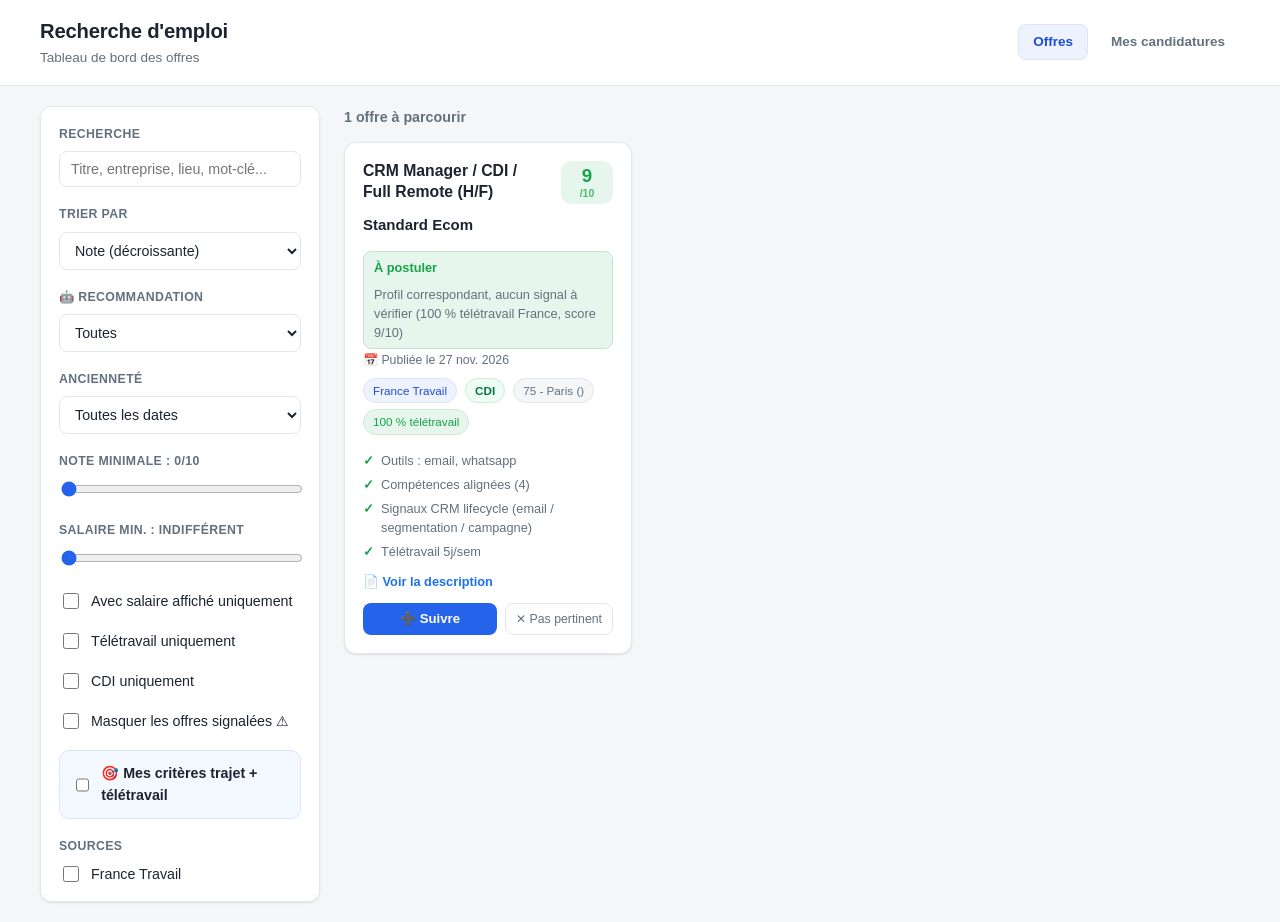
<file: docs/index.html>
<!DOCTYPE html>
<html lang="fr">
<head>
  <meta charset="UTF-8" />
  <meta name="viewport" content="width=device-width, initial-scale=1.0" />
  <title>Dashboard - Recherche d'emploi</title>
  <link rel="stylesheet" href="styles.css" />
</head>
<body>
  <header class="app-header">
    <div class="header-inner">
      <div>
        <h1>Recherche d'emploi</h1>
        <p class="subtitle">Tableau de bord des offres</p>
      </div>
      <nav class="app-nav">
        <a href="index.html" class="nav-link active">Offres</a>
        <a href="candidatures.html" class="nav-link">Mes candidatures</a>
      </nav>
    </div>
  </header>

  <div class="layout">
    <!-- Bouton filtres (mobile) -->
    <button id="toggle-filters" class="toggle-filters" aria-expanded="false">
      Filtres &amp; tri
    </button>

    <!-- Panneau de filtres -->
    <aside id="filters" class="filters" aria-label="Filtres">
      <div class="filter-block">
        <label for="search" class="filter-label">Recherche</label>
        <input type="search" id="search" placeholder="Titre, entreprise, lieu, mot-clé..." autocomplete="off" />
      </div>

      <div class="filter-block">
        <label for="sort" class="filter-label">Trier par</label>
        <select id="sort">
          <option value="score">Note (décroissante)</option>
          <option value="date">Date (plus récente)</option>
          <option value="salary">Salaire (décroissant)</option>
        </select>
      </div>

      <div class="filter-block">
        <label for="reco-filter" class="filter-label">🤖 Recommandation</label>
        <select id="reco-filter">
          <option value="">Toutes</option>
          <option value="à_postuler">À postuler</option>
          <option value="à_revoir">À revoir</option>
          <option value="à_écarter">À écarter</option>
        </select>
      </div>

      <div class="filter-block">
        <label for="recency" class="filter-label">Ancienneté</label>
        <select id="recency">
          <option value="0">Toutes les dates</option>
          <option value="7">7 derniers jours</option>
          <option value="14">14 derniers jours</option>
          <option value="30">30 derniers jours</option>
          <option value="90">3 derniers mois</option>
        </select>
      </div>

      <div class="filter-block">
        <label for="min-score" class="filter-label">
          Note minimale : <span id="min-score-value">0</span>/10
        </label>
        <input type="range" id="min-score" min="0" max="10" step="1" value="0" />
      </div>

      <div class="filter-block">
        <label for="min-salary" class="filter-label">
          Salaire min. : <span id="min-salary-value">Indifférent</span>
        </label>
        <input type="range" id="min-salary" min="0" max="90000" step="5000" value="0" />
      </div>

      <div class="filter-block">
        <label class="checkbox-line">
          <input type="checkbox" id="salary-only" />
          <span>Avec salaire affiché uniquement</span>
        </label>
      </div>

      <div class="filter-block">
        <label class="checkbox-line">
          <input type="checkbox" id="telework-only" />
          <span>Télétravail uniquement</span>
        </label>
      </div>

      <div class="filter-block">
        <label class="checkbox-line">
          <input type="checkbox" id="cdi-only" />
          <span>CDI uniquement</span>
        </label>
      </div>

      <div class="filter-block">
        <label class="checkbox-line">
          <input type="checkbox" id="hide-flagged" />
          <span>Masquer les offres signalées ⚠</span>
        </label>
      </div>

      <div class="filter-block criteria-block">
        <label class="checkbox-line">
          <input type="checkbox" id="my-criteria" />
          <span><strong>🎯 Mes critères trajet + télétravail</strong></span>
        </label>
        <div id="criteria-sub" class="criteria-sub" hidden>
          <label class="checkbox-line">
            <input type="checkbox" id="criteria-strict" />
            <span>Mode strict (masquer les offres à l'info manquante)</span>
          </label>
          <p class="criteria-note">
            Masque les offres à <strong>plus de 1 h 30</strong> de trajet,
            <strong>sauf</strong> les postes <strong>100 % télétravail</strong>
            (en France). Les offres au trajet non calculé sont affichées et
            marquées « à vérifier ».
          </p>
        </div>
      </div>

      <div class="filter-block">
        <span class="filter-label">Sources</span>
        <div id="source-filters" class="source-list"></div>
      </div>

      <button id="reset-filters" class="reset-btn" type="button">Réinitialiser</button>

      <div class="filter-block archive-block" id="archive-block">
        <button id="toggle-archived" class="ghost-btn" type="button">
          🗄️ Voir les archivées (<span id="archived-count">0</span>)
        </button>
        <button id="export-archived" class="ghost-btn" type="button">Exporter les archivées</button>
      </div>
    </aside>

    <!-- Contenu principal -->
    <main class="content">
      <div class="content-head">
        <span id="counter" class="counter">Chargement...</span>
      </div>
      <input type="search" id="archive-search" class="archive-search"
             placeholder="🔎 Rechercher une offre archivée (titre, entreprise, lieu...)"
             autocomplete="off" hidden />
      <div id="cards" class="cards" aria-live="polite"></div>
      <p id="empty-state" class="empty-state" hidden>Aucune offre ne correspond aux filtres.</p>
    </main>
  </div>

  <script src="store.js"></script>
  <script src="app.js"></script>
</body>
</html>
</file>
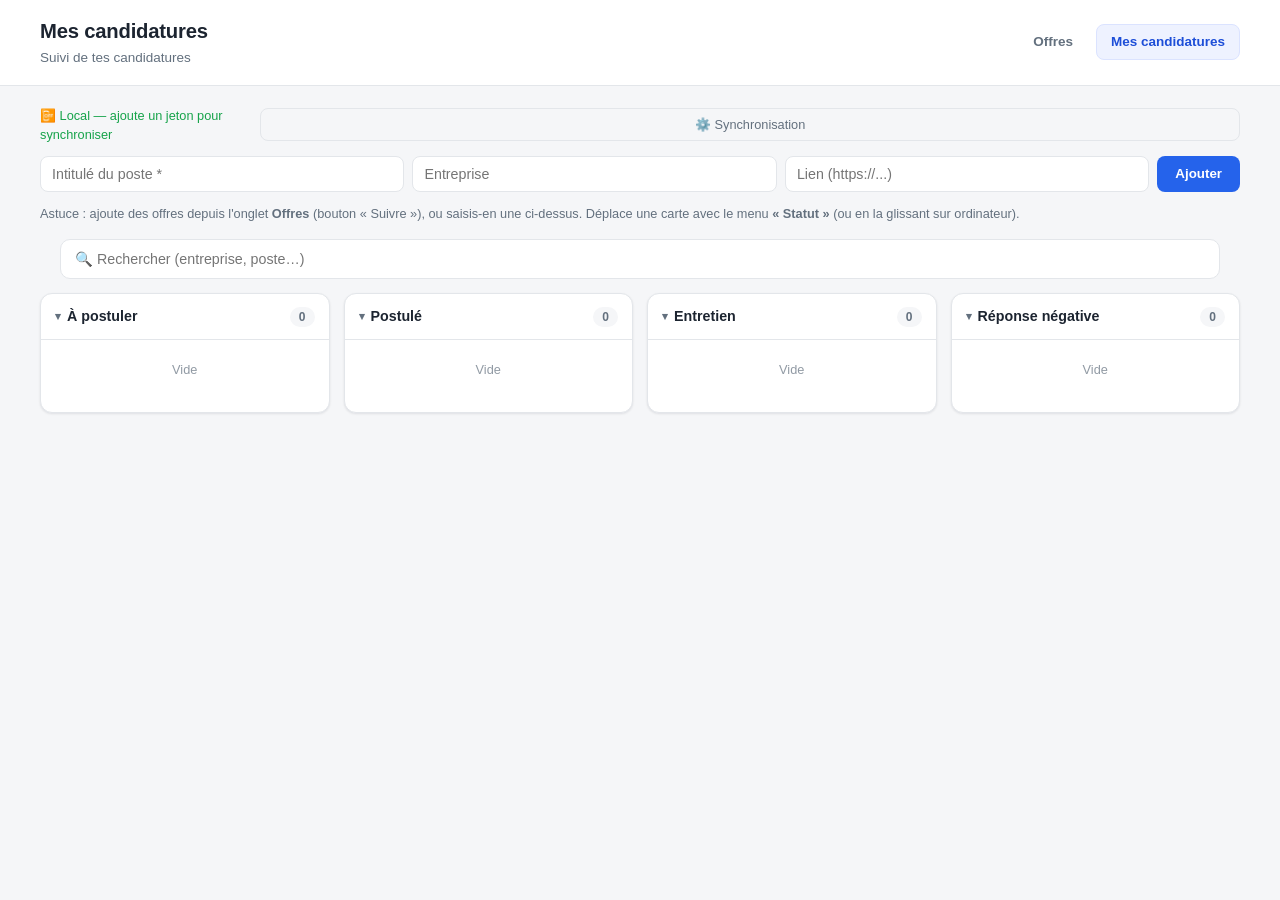
<file: docs/candidatures.html>
<!DOCTYPE html>
<html lang="fr">
<head>
  <meta charset="UTF-8" />
  <meta name="viewport" content="width=device-width, initial-scale=1.0" />
  <title>Mes candidatures - Recherche d'emploi</title>
  <link rel="stylesheet" href="styles.css" />
</head>
<body>
  <header class="app-header">
    <div class="header-inner">
      <div>
        <h1>Mes candidatures</h1>
        <p class="subtitle">Suivi de tes candidatures</p>
      </div>
      <nav class="app-nav">
        <a href="index.html" class="nav-link">Offres</a>
        <a href="candidatures.html" class="nav-link active">Mes candidatures</a>
      </nav>
    </div>
  </header>

  <main class="board-wrap">
    <div class="sync-bar">
      <span id="sync-status" class="sync-status" title="État de la synchronisation">Synchronisation…</span>
      <button id="sync-toggle" type="button" class="ghost-btn">⚙️ Synchronisation</button>
    </div>

    <section id="sync-panel" class="sync-panel" hidden>
      <p class="sync-help">
        Ton suivi est <strong>privé</strong> : il vit dans le dépôt privé
        <code>recherche-emploi-candidatures</code>. Pour le <strong>synchroniser entre tes
        appareils</strong> et le laisser mettre à jour par le robot, colle un
        <strong>jeton GitHub personnel</strong> (fine-grained, accès à ce dépôt privé,
        permission <em>Contents : Read and write</em>). Il reste sur cet appareil et n'est
        jamais publié. <strong>Sans jeton</strong>, ton suivi reste local à cet appareil.
      </p>
      <div class="sync-row">
        <input type="password" id="gh-token" placeholder="ghp_… (jeton fine-grained)" autocomplete="off" />
        <button id="gh-token-save" type="button" class="add-btn">Enregistrer</button>
        <button id="gh-token-clear" type="button" class="ghost-btn">Effacer</button>
      </div>
      <p id="gh-token-state" class="sync-help"></p>
    </section>

    <form id="add-form" class="add-form" autocomplete="off">
      <input type="text" id="add-title" placeholder="Intitulé du poste *" required />
      <input type="text" id="add-company" placeholder="Entreprise" />
      <input type="url" id="add-link" placeholder="Lien (https://...)" />
      <button type="submit" class="add-btn">Ajouter</button>
    </form>

    <p id="board-hint" class="board-hint">
      Astuce : ajoute des offres depuis l'onglet <strong>Offres</strong> (bouton « Suivre »),
      ou saisis-en une ci-dessus. Déplace une carte avec le menu <strong>« Statut »</strong>
      (ou en la glissant sur ordinateur).
    </p>

    <div class="cand-search-bar">
      <input type="search" id="cand-search" placeholder="🔍 Rechercher (entreprise, poste…)" autocomplete="off" />
    </div>

    <div id="board" class="board"></div>
  </main>

  <datalist id="platform-options">
    <option value="Site de l'entreprise"></option>
    <option value="LinkedIn"></option>
    <option value="HelloWork"></option>
    <option value="Indeed"></option>
    <option value="Welcome to the Jungle"></option>
    <option value="Cadremploi"></option>
    <option value="Meteojob"></option>
    <option value="APEC"></option>
    <option value="France Travail"></option>
    <option value="Cooptation / réseau"></option>
    <option value="Autre"></option>
  </datalist>

  <script src="store.js"></script>
  <script src="candidatures.js"></script>
</body>
</html>
</file>
<file: docs/styles.css>
:root {
  --bg: #f5f6f8;
  --surface: #ffffff;
  --border: #e3e6ea;
  --text: #1c2430;
  --text-muted: #63707e;
  --primary: #2563eb;
  --primary-dark: #1d4ed8;
  --green: #16a34a;
  --green-bg: #e7f6ec;
  --orange: #d97706;
  --orange-bg: #fdf1e0;
  --red: #dc2626;
  --red-bg: #fbe9e9;
  --blue: #2563eb;
  --blue-bg: #e8eefc;
  --radius: 12px;
  --shadow: 0 1px 3px rgba(16, 24, 40, 0.06), 0 1px 2px rgba(16, 24, 40, 0.04);
  --shadow-hover: 0 6px 18px rgba(16, 24, 40, 0.10);
  --font: -apple-system, BlinkMacSystemFont, "Segoe UI", Roboto, Helvetica, Arial, sans-serif;
}

* { box-sizing: border-box; }

html, body {
  margin: 0;
  padding: 0;
  background: var(--bg);
  color: var(--text);
  font-family: var(--font);
  font-size: 15px;
  line-height: 1.5;
  -webkit-font-smoothing: antialiased;
  /* Empêche tout défilement / décalage horizontal (page fixe pleine largeur). */
  max-width: 100%;
  overflow-x: hidden;
}

/* Header */
.app-header {
  background: var(--surface);
  border-bottom: 1px solid var(--border);
  position: sticky;
  top: 0;
  z-index: 20;
}
.header-inner {
  max-width: 1240px;
  margin: 0 auto;
  padding: 16px 20px;
  display: flex;
  align-items: center;
  justify-content: space-between;
  gap: 16px;
  flex-wrap: wrap;
}
.app-nav { display: flex; gap: 8px; }
.nav-link {
  padding: 7px 14px;
  border-radius: 8px;
  font-size: 0.9rem;
  font-weight: 600;
  text-decoration: none;
  color: var(--text-muted);
  border: 1px solid transparent;
}
.nav-link:hover { background: var(--bg); color: var(--text); }
.nav-link.active {
  background: #eef2ff;
  color: var(--primary-dark);
  border-color: #dbe3ff;
}
.app-header h1 {
  margin: 0;
  font-size: 1.35rem;
  font-weight: 700;
  letter-spacing: -0.01em;
}
.subtitle {
  margin: 2px 0 0;
  color: var(--text-muted);
  font-size: 0.9rem;
}

/* Layout */
.layout {
  max-width: 1240px;
  margin: 0 auto;
  padding: 20px;
  display: grid;
  grid-template-columns: 280px 1fr;
  gap: 24px;
  align-items: start;
}

/* Filters */
.toggle-filters {
  display: none;
  width: 100%;
  padding: 12px;
  margin-bottom: 12px;
  background: var(--primary);
  color: #fff;
  border: none;
  border-radius: var(--radius);
  font-size: 1rem;
  font-weight: 600;
  cursor: pointer;
}

.filters {
  background: var(--surface);
  border: 1px solid var(--border);
  border-radius: var(--radius);
  padding: 18px;
  box-shadow: var(--shadow);
  position: sticky;
  top: 88px;
  /* Défilement interne quand le panneau dépasse la hauteur de l'écran */
  max-height: calc(100vh - 104px);
  overflow-y: auto;
}
.filter-block { margin-bottom: 18px; }
.filter-block:last-of-type { margin-bottom: 12px; }

.filter-label {
  display: block;
  font-size: 0.82rem;
  font-weight: 600;
  color: var(--text-muted);
  text-transform: uppercase;
  letter-spacing: 0.03em;
  margin-bottom: 8px;
}

.filters input[type="search"],
.filters select {
  width: 100%;
  padding: 9px 11px;
  border: 1px solid var(--border);
  border-radius: 8px;
  font-size: 0.95rem;
  font-family: inherit;
  background: #fff;
  color: var(--text);
}
.filters input[type="search"]:focus,
.filters select:focus {
  outline: none;
  border-color: var(--primary);
  box-shadow: 0 0 0 3px rgba(37, 99, 235, 0.12);
}

.filters input[type="range"] { width: 100%; accent-color: var(--primary); }

.checkbox-line {
  display: flex;
  align-items: center;
  gap: 9px;
  cursor: pointer;
  font-size: 0.95rem;
}
.checkbox-line input { width: 16px; height: 16px; accent-color: var(--primary); cursor: pointer; }

.source-list { display: flex; flex-direction: column; gap: 8px; }

/* Bloc critères personnalisés */
.criteria-block {
  background: #f4f8ff;
  border: 1px solid #dbe6fb;
  border-radius: 10px;
  padding: 12px;
}
.criteria-sub { margin-top: 10px; padding-left: 4px; }
.criteria-note {
  margin: 8px 0 0;
  font-size: 0.78rem;
  line-height: 1.45;
  color: var(--text-muted);
}

.reset-btn {
  width: 100%;
  padding: 9px;
  background: transparent;
  color: var(--text-muted);
  border: 1px solid var(--border);
  border-radius: 8px;
  font-size: 0.9rem;
  cursor: pointer;
  font-family: inherit;
}
.reset-btn:hover { background: var(--bg); color: var(--text); }

/* Content */
.content-head { margin-bottom: 14px; }
.counter { font-weight: 600; color: var(--text-muted); font-size: 0.95rem; }

/* Barre de recherche des archivées (visible seulement dans la vue archivées) */
.archive-search {
  width: 100%;
  box-sizing: border-box;
  padding: 11px 13px;
  margin-bottom: 16px;
  border: 1px solid var(--border);
  border-radius: 8px;
  font-size: 0.95rem;
  font-family: inherit;
  background: var(--surface);
  color: var(--text);
}
.archive-search:focus {
  outline: none;
  border-color: var(--primary);
  box-shadow: 0 0 0 3px rgba(37, 99, 235, 0.12);
}

.cards {
  display: grid;
  grid-template-columns: repeat(auto-fill, minmax(min(100%, 280px), 1fr));
  gap: 16px;
}

/* Card */
.card {
  background: var(--surface);
  border: 1px solid var(--border);
  border-radius: var(--radius);
  padding: 18px;
  box-shadow: var(--shadow);
  display: flex;
  flex-direction: column;
  transition: box-shadow 0.15s ease, transform 0.15s ease;
}
.card:hover { box-shadow: var(--shadow-hover); transform: translateY(-2px); }

.card-top {
  display: flex;
  justify-content: space-between;
  align-items: flex-start;
  gap: 12px;
  margin-bottom: 10px;
}

.card-title {
  margin: 0;
  font-size: 1.05rem;
  font-weight: 700;
  line-height: 1.3;
  overflow-wrap: anywhere;
}
.card-title a { color: var(--text); text-decoration: none; }
.card-title a:hover { color: var(--primary); text-decoration: underline; }

.score-badge {
  flex-shrink: 0;
  display: flex;
  flex-direction: column;
  align-items: center;
  justify-content: center;
  min-width: 52px;
  padding: 6px 4px;
  border-radius: 10px;
  font-weight: 800;
  line-height: 1;
}
.score-badge .num { font-size: 1.25rem; }
.score-badge .max { font-size: 0.7rem; font-weight: 600; opacity: 0.75; margin-top: 2px; }
.score-green { background: var(--green-bg); color: var(--green); }
.score-orange { background: var(--orange-bg); color: var(--orange); }
.score-red { background: var(--red-bg); color: var(--red); }

.card-company { font-weight: 600; color: var(--text); margin-bottom: 6px; }

.card-meta {
  display: flex;
  flex-wrap: wrap;
  gap: 6px 8px;
  margin-bottom: 10px;
}
.tag {
  display: inline-flex;
  align-items: center;
  gap: 4px;
  padding: 3px 9px;
  border-radius: 999px;
  font-size: 0.78rem;
  background: var(--bg);
  color: var(--text-muted);
  border: 1px solid var(--border);
}
.tag-source { background: #eef2ff; color: var(--primary-dark); border-color: #dbe3ff; }
.tag-telework { background: var(--green-bg); color: var(--green); border-color: #cfe9d8; }
.tag-salary { background: #fef7e6; color: var(--orange); border-color: #f3e3c0; }
.tag-commute { background: #eef6ff; color: var(--primary-dark); border-color: #d5e6fb; }
.tag-cdi { background: #ecfdf3; color: #067647; border-color: #cfead9; font-weight: 600; }
.tag-warn { background: var(--orange-bg); color: var(--orange); border-color: #f3d9ad; }
.tag-flag { background: var(--red-bg); color: var(--red); border-color: #f3c9c9; }
/* Note informative (signalée sans déclasser l'offre) */
.tag-info { background: var(--blue-bg); color: var(--blue); border-color: #c7d6f7; }

/* Badge « déjà postulée / suivie » (anti double-candidature) */
.applied {
  display: inline-block;
  font-size: 0.82rem;
  font-weight: 700;
  margin: 8px 0 2px;
  padding: 5px 10px;
  border-radius: 8px;
  border: 1px solid transparent;
}
.applied-sent { background: var(--green-bg); color: var(--green); border-color: #bfe6cd; }
.applied-live { background: #eef6ff; color: var(--primary-dark); border-color: #d5e6fb; }
.applied-done { background: var(--red-bg); color: var(--red); border-color: #f3c9c9; }
.applied-track { background: var(--orange-bg); color: var(--orange); border-color: #f3d9ad; }

/* Recommandation du robot de tri */
.reco {
  display: flex;
  align-items: baseline;
  gap: 8px;
  flex-wrap: wrap;
  margin: 8px 0 2px;
  padding: 6px 10px;
  border-radius: 8px;
  border: 1px solid transparent;
  font-size: 0.85rem;
}
.reco-tag { font-weight: 700; white-space: nowrap; }
.reco-why { color: var(--text-muted); }
.reco-go { background: var(--green-bg); border-color: #bfe6cd; }
.reco-go .reco-tag { color: var(--green); }
.reco-review { background: var(--orange-bg); border-color: #f3d9ad; }
.reco-review .reco-tag { color: var(--orange); }
.reco-skip { background: var(--bg); border-color: var(--border); }
.reco-skip .reco-tag { color: var(--text-muted); }

.reasons {
  margin: 6px 0 0;
  padding: 0;
  list-style: none;
  display: flex;
  flex-direction: column;
  gap: 5px;
}
.reasons li {
  font-size: 0.85rem;
  color: var(--text-muted);
  padding-left: 18px;
  position: relative;
}
.reasons li::before {
  content: "✓";
  position: absolute;
  left: 0;
  color: var(--green);
  font-weight: 700;
}

/* Description repliable */
.card-desc {
  margin: 10px 0 0;
  font-size: 0.85rem;
}
.card-desc summary {
  cursor: pointer;
  color: var(--accent, #1a73e8);
  font-weight: 600;
  list-style: none;
  user-select: none;
}
.card-desc summary::-webkit-details-marker { display: none; }
.card-desc[open] summary { margin-bottom: 6px; }
.card-desc .desc-body {
  white-space: pre-wrap;
  word-break: break-word;
  color: var(--text-muted);
  line-height: 1.45;
  max-height: 260px;
  overflow-y: auto;
  padding: 8px 10px;
  background: rgba(0, 0, 0, 0.03);
  border-radius: 8px;
}

.empty-state {
  text-align: center;
  color: var(--text-muted);
  padding: 60px 20px;
  font-size: 1rem;
}

/* Date de parution */
.card-date {
  font-size: 0.82rem;
  color: var(--text-muted);
  margin-bottom: 8px;
}

/* Actions sur les cartes d'offres */
.card-actions {
  margin-top: auto;
  padding-top: 12px;
  display: flex;
  gap: 8px;
}
.follow-btn {
  flex: 1 1 auto;
  padding: 8px;
  background: var(--primary);
  color: #fff;
  border: none;
  border-radius: 8px;
  font-size: 0.88rem;
  font-weight: 600;
  cursor: pointer;
  font-family: inherit;
}
.follow-btn:hover { background: var(--primary-dark); }
.follow-btn.followed {
  background: var(--green-bg);
  color: var(--green);
  cursor: default;
}
.archive-btn {
  flex: 0 0 auto;
  padding: 8px 10px;
  background: transparent;
  color: var(--text-muted);
  border: 1px solid var(--border);
  border-radius: 8px;
  font-size: 0.82rem;
  cursor: pointer;
  font-family: inherit;
  white-space: nowrap;
}
.archive-btn:hover { background: var(--red-bg); color: var(--red); border-color: #f3c9c9; }
.restore-btn {
  width: 100%;
  padding: 8px;
  background: transparent;
  color: var(--primary);
  border: 1px solid var(--primary);
  border-radius: 8px;
  font-size: 0.88rem;
  font-weight: 600;
  cursor: pointer;
  font-family: inherit;
}
.restore-btn:hover { background: #eef4ff; }

/* Bloc archivées (barre latérale) */
.archive-block { display: flex; flex-direction: column; gap: 8px; }
.ghost-btn {
  width: 100%;
  padding: 8px;
  background: transparent;
  color: var(--text-muted);
  border: 1px solid var(--border);
  border-radius: 8px;
  font-size: 0.85rem;
  cursor: pointer;
  font-family: inherit;
}
.ghost-btn:hover { background: var(--bg); color: var(--text); }
.archive-block.viewing #toggle-archived {
  background: #eef2ff; color: var(--primary-dark); border-color: #dbe3ff; font-weight: 600;
}

/* ── Kanban candidatures ─────────────────────────────────────── */
.board-wrap { max-width: 1240px; margin: 0 auto; padding: 20px; }

.add-form {
  display: flex;
  gap: 8px;
  flex-wrap: wrap;
  margin-bottom: 12px;
}
.add-form input {
  flex: 1 1 180px;
  padding: 9px 11px;
  border: 1px solid var(--border);
  border-radius: 8px;
  font-size: 0.95rem;
  font-family: inherit;
  background: #fff;
  color: var(--text);
}
.add-form input:focus {
  outline: none;
  border-color: var(--primary);
  box-shadow: 0 0 0 3px rgba(37, 99, 235, 0.12);
}
.add-btn {
  padding: 9px 18px;
  background: var(--primary);
  color: #fff;
  border: none;
  border-radius: 8px;
  font-weight: 600;
  cursor: pointer;
  font-family: inherit;
}
.add-btn:hover { background: var(--primary-dark); }
.board-hint { color: var(--text-muted); font-size: 0.85rem; margin: 0 0 16px; }

/* Barre & panneau de synchronisation */
.sync-bar {
  display: flex;
  align-items: center;
  justify-content: space-between;
  gap: 10px;
  margin-bottom: 12px;
}
.sync-status { font-size: 0.85rem; color: var(--text-muted); }
.sync-status.sync-idle { color: var(--green); }
.sync-status.sync-error, .sync-status.sync-offline { color: var(--orange); }
.sync-panel {
  background: var(--surface);
  border: 1px solid var(--border);
  border-radius: var(--radius);
  padding: 14px 16px;
  margin-bottom: 16px;
  box-shadow: var(--shadow);
}
.sync-help { color: var(--text-muted); font-size: 0.82rem; margin: 0 0 10px; line-height: 1.5; }
.sync-help code { background: var(--bg); padding: 1px 5px; border-radius: 4px; }
.sync-row { display: flex; gap: 8px; flex-wrap: wrap; }
.sync-row input {
  flex: 1 1 240px;
  padding: 9px 12px;
  border: 1px solid var(--border);
  border-radius: 8px;
  font-size: 0.9rem;
}
.sync-row input:focus { outline: none; border-color: var(--primary); }

/* Statut robot (détecté par email) sur une carte de candidature */
.kc-auto {
  font-size: 0.78rem;
  font-weight: 600;
  margin: 6px 0;
  padding: 4px 8px;
  border-radius: 6px;
  border: 1px solid transparent;
}
.auto-sent { background: #eef6ff; color: var(--primary-dark); border-color: #d5e6fb; }
.auto-wait { background: var(--orange-bg); color: var(--orange); border-color: #f3d9ad; }
.auto-pos { background: var(--green-bg); color: var(--green); border-color: #bfe6cd; }
.auto-neg { background: var(--red-bg); color: var(--red); border-color: #f3c9c9; }

.board {
  display: grid;
  grid-template-columns: repeat(4, 1fr);
  gap: 14px;
  align-items: start;
}
.column {
  background: var(--surface);
  border: 1px solid var(--border);
  border-radius: var(--radius);
  box-shadow: var(--shadow);
  display: flex;
  flex-direction: column;
  min-height: 120px;
}
.col-head {
  display: flex;
  align-items: center;
  justify-content: space-between;
  padding: 12px 14px;
  border-bottom: 1px solid var(--border);
  cursor: pointer;
  user-select: none;
}
.col-head:hover { background: var(--bg); }
.col-title { font-weight: 700; font-size: 0.95rem; display: flex; align-items: center; gap: 6px; }
.col-caret {
  display: inline-block;
  font-size: 0.8em;
  color: var(--text-muted);
  transition: transform 0.15s ease;
}
.column.collapsed .col-caret { transform: rotate(-90deg); }
.column.collapsed .col-body { display: none; }
.column.collapsed .col-head { border-bottom: none; }
.col-count {
  background: var(--bg);
  color: var(--text-muted);
  border-radius: 999px;
  padding: 1px 9px;
  font-size: 0.8rem;
  font-weight: 600;
}
.col-body {
  padding: 12px;
  display: flex;
  flex-direction: column;
  gap: 10px;
  min-height: 60px;
  flex: 1;
  transition: background 0.15s ease;
  border-radius: 0 0 var(--radius) var(--radius);
}
.col-body.drop-hover { background: #eef4ff; }
.col-empty {
  color: var(--text-muted);
  font-size: 0.85rem;
  text-align: center;
  margin: 8px 0;
  opacity: 0.7;
}

.kanban-card {
  background: #fff;
  border: 1px solid var(--border);
  border-radius: 10px;
  padding: 11px 12px;
  box-shadow: var(--shadow);
  cursor: grab;
  min-width: 0;              /* évite tout débordement horizontal en grille */
}
.kanban-card.dragging { opacity: 0.5; }
.column { min-width: 0; }
.col-body { min-width: 0; }
.kc-top { display: flex; justify-content: space-between; align-items: flex-start; gap: 8px; }
.kc-title {
  margin: 0;
  font-size: 0.92rem;
  font-weight: 700;
  line-height: 1.3;
  overflow-wrap: anywhere;  /* les titres longs ne débordent pas */
  min-width: 0;
}
.kc-del {
  flex-shrink: 0;
  border: none;
  background: transparent;
  color: var(--text-muted);
  font-size: 1.2rem;
  line-height: 1;
  cursor: pointer;
  padding: 0 2px;
}
.kc-del:hover { color: var(--red); }
.kc-company { font-size: 0.85rem; font-weight: 600; margin-top: 3px; }
.kc-loc { font-size: 0.8rem; color: var(--text-muted); margin-top: 2px; }
.kc-link {
  display: inline-block;
  margin-top: 6px;
  font-size: 0.8rem;
  color: var(--primary);
  text-decoration: none;
}
.kc-link:hover { text-decoration: underline; }
/* Contrôle de statut tactile (déplacer la carte sans glisser-déposer) */
.kc-move {
  display: flex;
  align-items: center;
  gap: 8px;
  margin-top: 9px;
}
.kc-move-label {
  font-size: 0.78rem;
  font-weight: 600;
  color: var(--text-muted);
  flex-shrink: 0;
}
.kc-move-sel {
  flex: 1;
  min-width: 0;
  padding: 8px 10px;
  border: 1px solid var(--border);
  border-radius: 8px;
  font-family: inherit;
  font-size: 0.85rem;
  color: var(--text);
  background: #fff;
}
.kc-move-sel:focus {
  outline: none;
  border-color: var(--primary);
  box-shadow: 0 0 0 2px rgba(37, 99, 235, 0.10);
}

/* Barre de recherche dans Mes candidatures */
.cand-search-bar { max-width: 1240px; margin: 0 auto 14px; padding: 0 20px; }
#cand-search {
  width: 100%;
  padding: 11px 14px;
  border: 1px solid var(--border);
  border-radius: 10px;
  font-family: inherit;
  font-size: 0.95rem;
  color: var(--text);
  background: var(--surface);
}
#cand-search:focus {
  outline: none;
  border-color: var(--primary);
  box-shadow: 0 0 0 3px rgba(37, 99, 235, 0.12);
}

/* Récap des infos structurées (vue repliée) */
.kc-summary {
  margin-top: 6px;
  font-size: 0.82rem;
  color: var(--text);
  font-weight: 600;
}
.kc-notes-preview {
  margin-top: 6px;
  font-size: 0.8rem;
  color: var(--text-muted);
  font-style: italic;
  overflow-wrap: anywhere;
}
.kc-summary { overflow-wrap: anywhere; }
.kc-company, .kc-loc, .kc-title { overflow-wrap: anywhere; }

/* Fiche « Détails & critères » repliable */
.kc-details { margin-top: 9px; }
.kc-details > summary {
  cursor: pointer;
  color: var(--primary);
  font-weight: 600;
  font-size: 0.85rem;
  list-style: none;
  user-select: none;
  padding: 4px 0;
}
.kc-details > summary::-webkit-details-marker { display: none; }
.kc-form { display: flex; flex-direction: column; gap: 10px; margin-top: 6px; }
.kc-f { display: flex; flex-direction: column; gap: 3px; min-width: 0; }
.kc-f > span { font-size: 0.75rem; font-weight: 600; color: var(--text-muted); }
.kc-f input, .kc-f select, .kc-f textarea {
  width: 100%;
  min-width: 0;   /* autorise le rétrécissement (date/number ont un min-width natif) */
  max-width: 100%;
  padding: 8px 10px;
  border: 1px solid var(--border);
  border-radius: 8px;
  font-family: inherit;
  font-size: 0.88rem;
  color: var(--text);
  background: #fff;
}
.kc-f textarea { resize: vertical; }
.kc-offer { max-height: 260px; font-size: 0.82rem; line-height: 1.4; }
.kc-f input:focus, .kc-f select:focus, .kc-f textarea:focus {
  outline: none;
  border-color: var(--primary);
  box-shadow: 0 0 0 2px rgba(37, 99, 235, 0.10);
}
.kc-grid { display: grid; grid-template-columns: 1fr 1fr; gap: 10px; }
.kc-criteria { display: flex; flex-direction: column; gap: 6px; }
.kc-crit-title { font-size: 0.75rem; font-weight: 700; color: var(--text-muted); }
.kc-checks { display: flex; flex-wrap: wrap; gap: 6px; }
.kc-check {
  display: inline-flex;
  align-items: center;
  gap: 5px;
  font-size: 0.82rem;
  padding: 5px 9px;
  border: 1px solid var(--border);
  border-radius: 999px;
  cursor: pointer;
  background: #fff;
}
.kc-check input { margin: 0; }
.kc-check:has(input:checked) {
  border-color: var(--primary);
  background: rgba(37, 99, 235, 0.08);
  font-weight: 600;
}

.kc-notes {
  width: 100%;
  margin-top: 8px;
  padding: 6px 8px;
  border: 1px solid var(--border);
  border-radius: 6px;
  font-family: inherit;
  font-size: 0.82rem;
  resize: vertical;
  color: var(--text);
  background: #fbfcfe;
}
.kc-notes:focus {
  outline: none;
  border-color: var(--primary);
  box-shadow: 0 0 0 2px rgba(37, 99, 235, 0.10);
}

/* Largeur intermédiaire (tablette paysage, petit portable) */
@media (max-width: 1100px) {
  .layout { grid-template-columns: 220px 1fr; gap: 18px; }
  .board { grid-template-columns: repeat(2, 1fr); }
}

@media (max-width: 860px) {
  .board { grid-template-columns: 1fr; gap: 12px; }
  .board-wrap { padding: 14px; }
  /* Sur mobile le glisser-déposer ne marche pas : on s'appuie sur le menu
     « Statut » de chaque carte. On enlève le curseur trompeur. */
  .kanban-card { cursor: default; }
  .column { min-height: 0; }
  .col-body { padding: 10px; }
  /* Cible tactile confortable pour le menu de statut et les notes. */
  .kc-move-sel { padding: 10px; font-size: 0.9rem; }
  .kc-notes { font-size: 0.9rem; }
}

/* Responsive / mobile */
@media (max-width: 860px) {
  .layout {
    grid-template-columns: 1fr;
    padding: 14px;
    gap: 0;
  }
  .toggle-filters { display: block; }
  .filters {
    position: static;
    display: none;
    margin-bottom: 16px;
    max-height: none;
    overflow: visible;
  }
  .filters.open { display: block; }
  .cards { grid-template-columns: 1fr; }
  .header-inner { padding: 14px 16px; }
}
</file>
